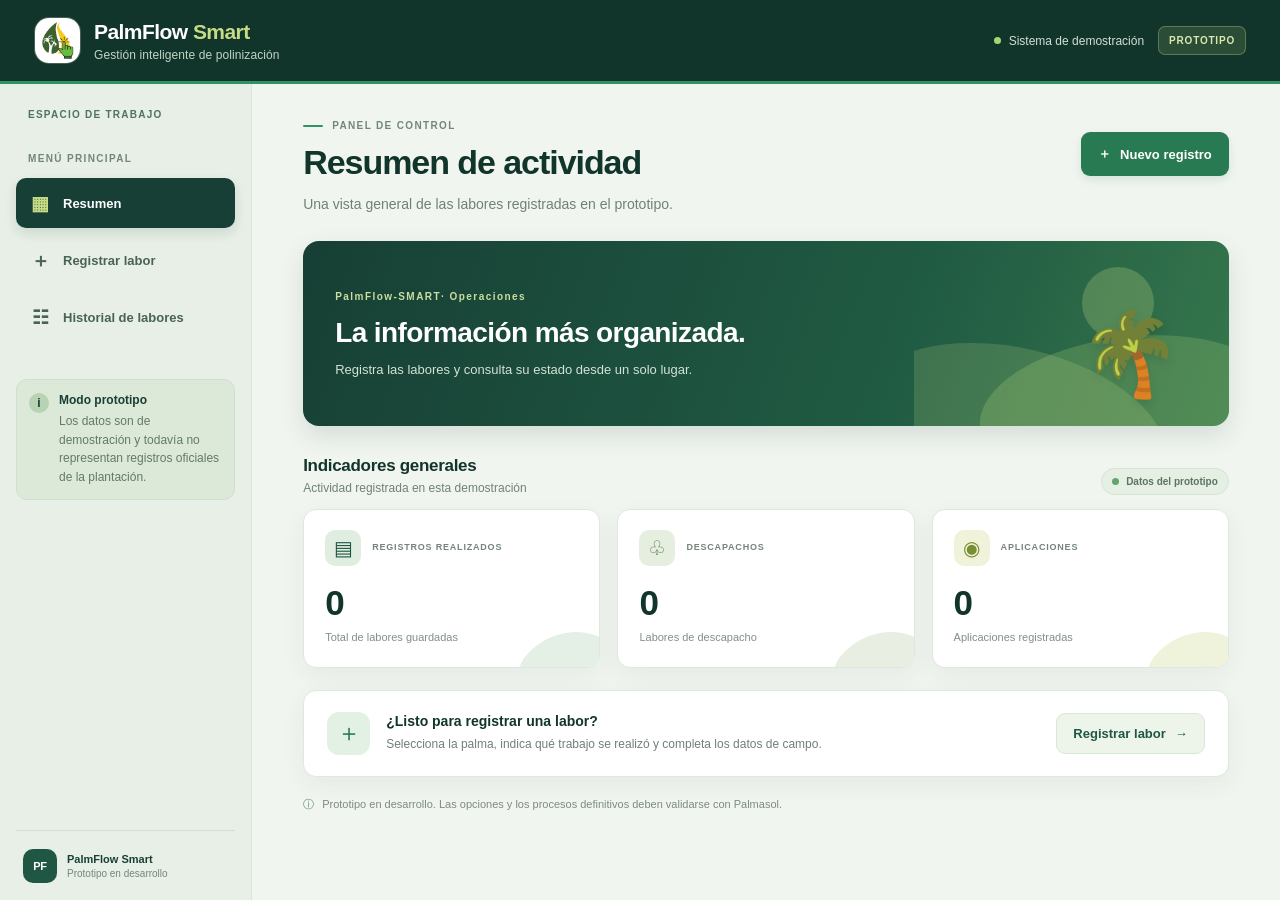
<file: index.html>
<!DOCTYPE html>
<html lang="es">
<head>
  <meta charset="UTF-8">
  <meta name="viewport" content="width=device-width, initial-scale=1.0">
  <meta name="theme-color" content="#173f35">
  <title>PalmFlow Smart | Gestión de polinización líquida</title>
  <link rel="stylesheet" href="styles.css">
  <script src="app.js" defer></script>
</head>
<body>
  <header class="topbar">
    <a class="brand" href="#" aria-label="PalmFlow Smart, inicio" data-go="dashboard">
      <img class="brand-icon"
        src="imagenes/logo.png"
        alt="Logo de PalmFlow Smart">
      <span class="brand-copy">
        <span class="brand-name">PalmFlow <span>Smart</span></span>
        <span class="brand-subtitle">Gestión inteligente de polinización</span>
      </span>
    </a>
    <div class="topbar-right">
      <span class="system-indicator"><span class="status-dot"></span> Sistema de demostración</span>
      <span class="demo-tag">PROTOTIPO</span>
    </div>
  </header>

  <div class="layout">
    <aside class="sidebar">
      <div class="sidebar-heading">ESPACIO DE TRABAJO</div>
      <p class="menu-label">MENÚ PRINCIPAL</p>
      <button class="nav-button active" data-page="dashboard" type="button">
        <span class="nav-icon" aria-hidden="true">▦</span>
        <span>Resumen</span>
      </button>
      <button class="nav-button" data-page="registro" type="button">
        <span class="nav-icon" aria-hidden="true">＋</span>
        <span>Registrar labor</span>
      </button>
      <button class="nav-button" data-page="historial" type="button">
        <span class="nav-icon" aria-hidden="true">☷</span>
        <span>Historial de labores</span>
      </button>

      <div class="sidebar-note">
        <span class="note-icon" aria-hidden="true">i</span>
        <div>
          <strong>Modo prototipo</strong>
          <p>Los datos son de demostración y todavía no representan registros oficiales de la plantación.</p>
        </div>
      </div>

      <div class="sidebar-footer">
        <span class="footer-mark">PF</span>
        <span><strong>PalmFlow Smart</strong><small>Prototipo en desarrollo</small></span>
      </div>
    </aside>

    <main class="content">
      <section id="dashboard" class="page">
        <div class="page-heading">
          <div>
            <p class="eyebrow"><span class="eyebrow-line"></span> PANEL DE CONTROL</p>
            <h1>Resumen de actividad</h1>
            <p class="intro">Una vista general de las labores registradas en el prototipo.</p>
          </div>
          <button class="primary-button heading-action" data-go="registro" type="button">
            <span aria-hidden="true">＋</span> Nuevo registro
          </button>
        </div>

        <div class="welcome-banner">
          <div class="welcome-copy">
            <span class="banner-kicker">PalmFlow-SMART· Operaciones</span>
            <h2>La información más organizada.</h2>
            <p>Registra las labores y consulta su estado desde un solo lugar.</p>
          </div>
          <div class="banner-art" aria-hidden="true">
            <span class="sun"></span>
            <span class="hill hill-back"></span>
            <span class="hill hill-front"></span>
            <span class="palm-illustration">🌴</span>
          </div>
        </div>

        <div class="section-title-row">
          <div>
            <h2 class="section-title">Indicadores generales</h2>
            <p class="section-description">Actividad registrada en esta demostración</p>
          </div>
          <span class="live-label"><span class="status-dot"></span> Datos del prototipo</span>
        </div>

        <div class="stats">
          <article class="stat-card stat-primary">
            <div class="stat-topline">
              <span class="stat-icon" aria-hidden="true">▤</span>
              <span class="stat-label">REGISTROS REALIZADOS</span>
            </div>
            <strong id="totalRegistros">0</strong>
            <span class="stat-footnote">Total de labores guardadas</span>
            <span class="stat-accent"></span>
          </article>
          <article class="stat-card">
            <div class="stat-topline">
              <span class="stat-icon icon-sage" aria-hidden="true">♧</span>
              <span class="stat-label">DESCAPACHOS</span>
            </div>
            <strong id="totalDescapachos">0</strong>
            <span class="stat-footnote">Labores de descapacho</span>
            <span class="stat-accent accent-sage"></span>
          </article>
          <article class="stat-card">
            <div class="stat-topline">
              <span class="stat-icon icon-lime" aria-hidden="true">◉</span>
              <span class="stat-label">APLICACIONES</span>
            </div>
            <strong id="totalAplicaciones">0</strong>
            <span class="stat-footnote">Aplicaciones registradas</span>
            <span class="stat-accent accent-lime"></span>
          </article>
        </div>

        <article class="panel action-panel">
          <div class="action-symbol" aria-hidden="true">＋</div>
          <div class="action-copy">
            <h3>¿Listo para registrar una labor?</h3>
            <p>Selecciona la palma, indica qué trabajo se realizó y completa los datos de campo.</p>
          </div>
          <button class="secondary-green-button" data-go="registro" type="button">Registrar labor <span aria-hidden="true">→</span></button>
        </article>

        <p class="page-footnote"><span aria-hidden="true">ⓘ</span> Prototipo en desarrollo. Las opciones y los procesos definitivos deben validarse con Palmasol.</p>
      </section>

      <section id="registro" class="page hidden">
        <div class="page-heading">
          <div>
            <p class="eyebrow"><span class="eyebrow-line"></span> REGISTRO DE CAMPO</p>
            <h1>Registrar una labor</h1>
            <p class="intro">Completa la información de la labor para añadirla al historial de demostración.</p>
          </div>
          <span class="form-step"><span>01</span> Nuevo registro</span>
        </div>

        <div class="form-intro-banner">
          <span class="form-intro-icon" aria-hidden="true">✳</span>
          <div>
            <strong>Registra la actividad con claridad</strong>
            <p>Verifica el código único de la palma y su ubicación antes de guardar.</p>
          </div>
        </div>

        <form id="laborForm" class="panel form-panel">
          <div class="form-section-heading">
            <span class="form-section-number">01</span>
            <div>
              <h2>Identificación de la palma</h2>
              <p>Indica la ubicación de la palma donde se realizó la labor.</p>
            </div>
          </div>

          <div class="form-grid">
            <label>
              Sector <span class="required-mark">*</span>
              <input name="sector" placeholder="Ej. 12" autocomplete="off" required>
            </label>
            <label>
              Línea <span class="required-mark">*</span>
              <input name="linea" placeholder="Ej. 2" autocomplete="off" required>
            </label>
            <label class="full-width">
              Código único de palma <span class="required-mark">*</span>
              <input name="palma" placeholder="Ej. PAL-000042" autocomplete="off" pattern="PAL-[0-9]{6}" title="Usa el formato PAL-000042" required>
              <span class="field-hint">Identificador visible y único. El código definitivo se confirmará con la numeración oficial de Palmasol; el QR podrá llevar a este mismo código.</span>
            </label>
          </div>

          <div class="form-divider"></div>

          <div class="form-section-heading">
            <span class="form-section-number">02</span>
            <div>
              <h2>Detalles de la labor</h2>
              <p>Selecciona el tipo de actividad y su estado actual.</p>
            </div>
          </div>

          <div class="form-grid">
            <label>
              Tipo de labor <span class="required-mark">*</span>
              <select name="labor" required>
                <option value="">Selecciona una labor</option>
                <option value="Descapacho">Descapacho</option>
                <option value="Aplicación">Aplicación de polinización</option>
              </select>
            </label>
            <label>
              Estado de la labor <span class="required-mark">*</span>
              <select name="estado" required>
                <option value="">Selecciona una opción</option>
                <option value="Realizado">Labor realizada</option>
                <option value="Pendiente">Pendiente de realizar</option>
                <option value="Por verificar">Requiere verificación</option>
              </select>
            </label>
            <label class="full-width">
              Observaciones <span class="optional-mark">(opcional)</span>
              <textarea name="observaciones" rows="4" placeholder="Añade información adicional sobre la labor..."></textarea>
            </label>
            <div class="full-width voice-panel">
              <div class="voice-panel-copy"><strong>Registro por voz</strong><p>Dicta una observación y revisa el texto antes de guardarlo.</p></div>
              <div class="voice-controls">
                <button type="button" class="secondary-green-button" id="startVoice">🎙 Iniciar dictado</button>
                <button type="button" class="secondary-button" id="stopVoice" disabled>Detener</button>
                <button type="button" class="secondary-button" id="copyTranscript">Pasar a observaciones</button>
              </div>
              <textarea id="voiceTranscript" rows="2" placeholder="Aquí aparecerá la transcripción para que puedas revisarla..."></textarea>
              <p id="voiceStatus" class="voice-status" aria-live="polite">Micrófono listo. Puedes escribir manualmente si lo prefieres.</p>
            </div>
          </div>

          <div class="form-actions">
            <span class="required-note"><span class="required-mark">*</span> Campos obligatorios</span>
            <div class="form-action-buttons">
              <button type="reset" class="secondary-button">Limpiar formulario</button>
              <button type="submit" class="primary-button"><span aria-hidden="true">✓</span> Guardar registro</button>
            </div>
          </div>
        </form>

        <p class="helper"><span aria-hidden="true">ⓘ</span> Los registros se guardan localmente en este navegador mientras se desarrolla la conexión a la base de datos compartida.</p>
      </section>

      <section id="historial" class="page hidden">
        <div class="page-heading">
          <div>
            <p class="eyebrow"><span class="eyebrow-line"></span> CONSULTA DE INFORMACIÓN</p>
            <h1>Historial de labores</h1>
            <p class="intro">Consulta las labores guardadas durante esta demostración.</p>
          </div>
          <button class="primary-button heading-action" data-go="registro" type="button"><span aria-hidden="true">＋</span> Nuevo registro</button>
        </div>

        <article class="panel table-panel">
          <div class="table-heading">
            <div>
              <h2>Registros recientes</h2>
              <p>Detalle de las labores añadidas al prototipo.</p>
            </div>
            <span class="table-badge"><span class="status-dot"></span> Demostración</span>
          </div>
          <div class="table-wrap">
            <table>
              <thead>
                <tr>
                  <th>Palma</th>
                  <th>Labor</th>
                  <th>Estado</th>
                  <th>Fecha</th>
                </tr>
              </thead>
              <tbody id="historialBody"></tbody>
            </table>
          </div>
          <p id="emptyMessage" class="empty-message">
            <span class="empty-icon" aria-hidden="true">☷</span>
            <strong>Todavía no hay registros</strong>
            <span>Cuando guardes una labor, aparecerá aquí.</span>
          </p>
        </article>
        <p class="page-footnote"><span aria-hidden="true">ⓘ</span> En esta etapa, el historial solo refleja los datos guardados en este navegador.</p>
      </section>
    </main>
  </div>
</body>
</html>
</file>
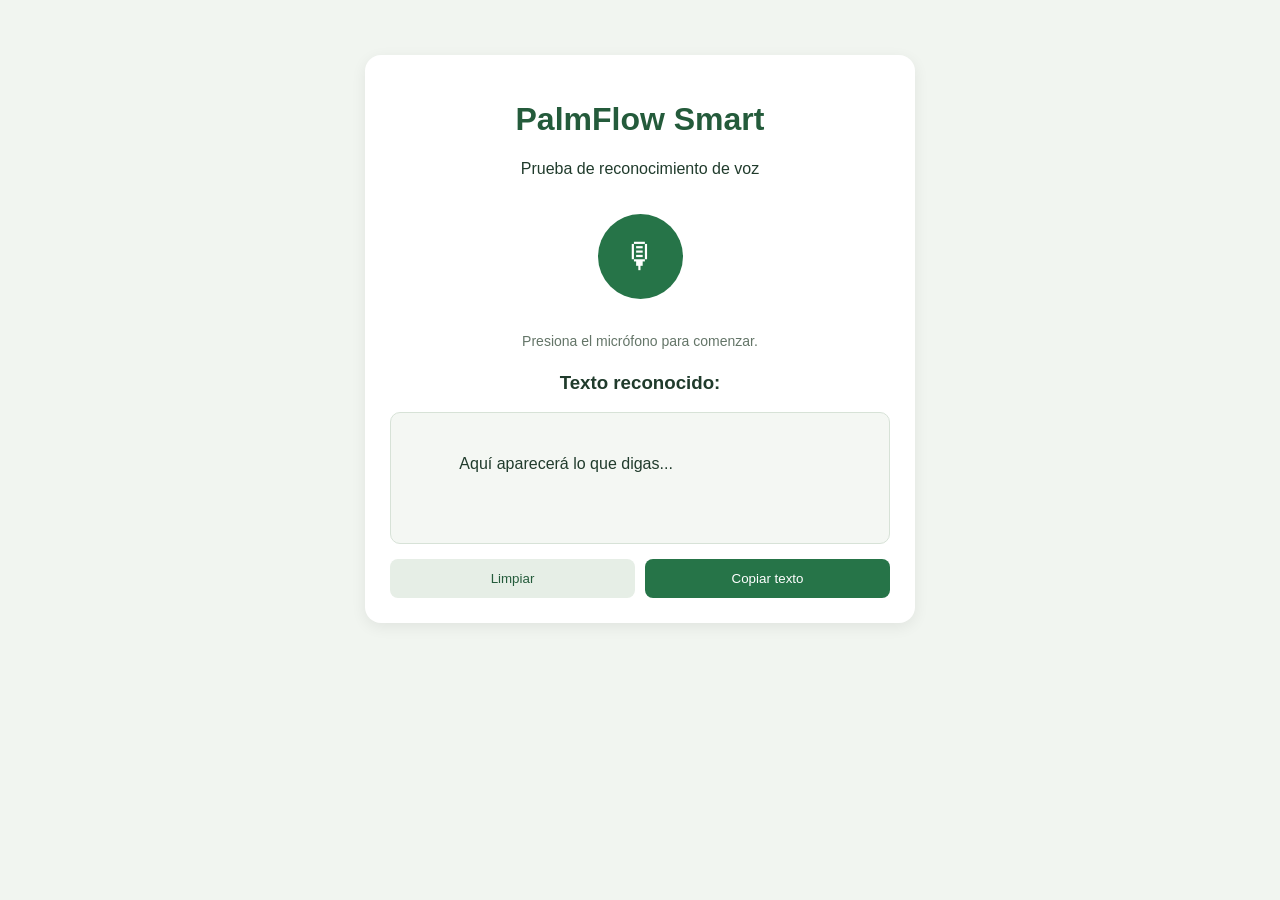
<file: prueba_voz.html>
<!DOCTYPE html>
<html lang="es">
<head>
    <meta charset="UTF-8">
    <meta name="viewport" content="width=device-width, initial-scale=1.0">
    <title>Prueba de voz - PalmFlow Smart</title>

    <style>
        body {
            font-family: Arial, sans-serif;
            background: #f1f5f0;
            margin: 0;
            padding: 25px;
            color: #203b2c;
        }

        .contenedor {
            max-width: 500px;
            margin: 30px auto;
            background: white;
            padding: 25px;
            border-radius: 16px;
            box-shadow: 0 4px 15px #00000012;
            text-align: center;
        }

        h1 {
            color: #245b3b;
        }

        .microfono {
            background: #267448;
            color: white;
            border: none;
            border-radius: 50%;
            width: 85px;
            height: 85px;
            font-size: 35px;
            cursor: pointer;
            margin: 20px;
        }

        .microfono:disabled {
            opacity: 0.6;
            cursor: not-allowed;
        }

        #estado {
            color: #647568;
            font-size: 14px;
            min-height: 20px;
        }

        #transcripcion {
            background: #f4f7f3;
            border: 1px solid #d7e2d7;
            border-radius: 10px;
            padding: 15px;
            min-height: 100px;
            text-align: left;
            line-height: 1.5;
            white-space: pre-wrap;
        }

        .acciones {
            display: flex;
            gap: 10px;
            margin-top: 15px;
        }

        .acciones button {
            flex: 1;
            padding: 12px;
            border: none;
            border-radius: 8px;
            cursor: pointer;
        }

        #limpiar {
            background: #e6eee6;
            color: #245b3b;
        }

        #copiar {
            background: #267448;
            color: white;
        }
    </style>
</head>

<body>
    <div class="contenedor">
        <h1>PalmFlow Smart</h1>
        <p>Prueba de reconocimiento de voz</p>

        <button id="microfono" class="microfono">
            🎙
        </button>

        <p id="estado">Presiona el micrófono para comenzar.</p>

        <h3>Texto reconocido:</h3>

        <div id="transcripcion">
            Aquí aparecerá lo que digas...
        </div>

        <div class="acciones">
            <button id="limpiar">Limpiar</button>
            <button id="copiar">Copiar texto</button>
        </div>
    </div>

    <script>
        const botonMicrofono = document.getElementById("microfono");
        const estado = document.getElementById("estado");
        const transcripcion = document.getElementById("transcripcion");
        const botonLimpiar = document.getElementById("limpiar");
        const botonCopiar = document.getElementById("copiar");

        const SpeechRecognition =
            window.SpeechRecognition ||
            window.webkitSpeechRecognition;

        if (!SpeechRecognition) {
            estado.textContent =
                "Este navegador no admite reconocimiento de voz. Prueba con Chrome.";
            botonMicrofono.disabled = true;
        } else {
            const reconocimiento = new SpeechRecognition();

            reconocimiento.lang = "es-CO";
            reconocimiento.continuous = false;
            reconocimiento.interimResults = true;

            let textoFinal = "";

            botonMicrofono.addEventListener("click", () => {
                try {
                    reconocimiento.start();
                } catch (error) {
                    estado.textContent =
                        "El reconocimiento ya está iniciado. Espera un momento.";
                }
            });

            reconocimiento.onstart = () => {
                estado.textContent = "Escuchando... habla ahora.";
                botonMicrofono.textContent = "🔴";
                botonMicrofono.disabled = true;
            };

            reconocimiento.onresult = (event) => {
                let textoTemporal = "";

                for (
                    let i = event.resultIndex;
                    i < event.results.length;
                    i++
                ) {
                    const texto =
                        event.results[i][0].transcript;

                    if (event.results[i].isFinal) {
                        textoFinal += texto + " ";
                    } else {
                        textoTemporal += texto;
                    }
                }

                transcripcion.textContent =
                    (textoFinal + textoTemporal).trim() ||
                    "No se ha reconocido texto.";
            };

            reconocimiento.onerror = (event) => {
                const mensajes = {
                    "not-allowed": "Debes permitir el acceso al micrófono.",
                    "no-speech": "No se detectó voz. Inténtalo de nuevo.",
                    "network": "Hay un problema de conexión. Inténtalo nuevamente.",
                    "audio-capture": "No se encontró un micrófono disponible."
                };

                estado.textContent =
                    mensajes[event.error] ||
                    "Ocurrió un error: " + event.error;
            };

            reconocimiento.onend = () => {
                estado.textContent = "Puedes iniciar otra grabación.";
                botonMicrofono.textContent = "🎙";
                botonMicrofono.disabled = false;
            };

            botonLimpiar.addEventListener("click", () => {
                textoFinal = "";
                transcripcion.textContent =
                    "Aquí aparecerá lo que digas...";
                estado.textContent = "Texto limpiado.";
            });

            botonCopiar.addEventListener("click", async () => {
                const texto = transcripcion.textContent;

                if (!texto || texto === "Aquí aparecerá lo que digas...") {
                    estado.textContent = "No hay texto para copiar.";
                    return;
                }

                try {
                    await navigator.clipboard.writeText(texto);
                    estado.textContent = "Texto copiado.";
                } catch (error) {
                    estado.textContent =
                        "No se pudo copiar. Selecciona el texto manualmente.";
                }
            });
        }
    </script>
</body>
</html>
</file>
<file: styles.css>
:root {
  --green-950: #12352b;
  --green-900: #173f35;
  --green-800: #205744;
  --green-700: #287a52;
  --green-600: #329263;
  --green-100: #e4f0e6;
  --green-50: #f0f6ef;
  --sage-200: #cbdcc9;
  --lime-300: #c5dc85;
  --background: #f1f5f0;
  --surface: #ffffff;
  --text: #20352b;
  --muted: #718077;
  --border: #dfe8df;
  --shadow: 0 8px 24px rgba(25, 63, 47, 0.055);
}

* { box-sizing: border-box; }

body {
  margin: 0;
  font-family: Inter, "Segoe UI", Arial, Helvetica, sans-serif;
  color: var(--text);
  background: var(--background);
  -webkit-font-smoothing: antialiased;
}

button, input, select, textarea { font: inherit; }
button { cursor: pointer; }
button:focus-visible, a:focus-visible, input:focus-visible,
select:focus-visible, textarea:focus-visible {
  outline: 3px solid rgba(50, 146, 99, .3);
  outline-offset: 2px;
}

.topbar {
  min-height: 84px;
  background: var(--green-950);
  color: white;
  display: flex;
  align-items: center;
  justify-content: space-between;
  padding: 16px 34px;
  gap: 18px;
  border-bottom: 3px solid var(--green-600);
}

.brand {
  display: flex;
  align-items: center;
  gap: 13px;
  color: inherit;
  text-decoration: none;
}
.brand-icon {
  display: grid;
  place-items: center;
  width: 47px;
  height: 47px;
  font-size: 27px;
  background: rgba(255,255,255,.1);
  border: 1px solid rgba(255,255,255,.13);
  border-radius: 15px;
}
.brand-copy { display: flex; flex-direction: column; gap: 4px; }
.brand-name { font-size: 21px; font-weight: 800; letter-spacing: -.55px; }
.brand-name span { color: var(--lime-300); }
.brand-subtitle { font-size: 12px; color: #c0d4c7; letter-spacing: .1px; }
.topbar-right { display: flex; align-items: center; gap: 14px; }
.system-indicator { display: inline-flex; align-items: center; gap: 8px; color: #d0e0d5; font-size: 12px; }
.status-dot { display: inline-block; width: 7px; height: 7px; border-radius: 50%; background: #a8d66d; flex: 0 0 auto; }
.demo-tag {
  background: rgba(197,220,133,.14);
  color: #d9e9ae;
  border: 1px solid rgba(197,220,133,.32);
  border-radius: 7px;
  padding: 8px 10px;
  font-size: 10px;
  font-weight: 800;
  letter-spacing: .8px;
}

.layout { display: grid; grid-template-columns: 252px minmax(0, 1fr); min-height: calc(100vh - 84px); }
.sidebar {
  background: #e7efe6;
  border-right: 1px solid #d8e4d8;
  padding: 25px 16px 17px;
  display: flex;
  flex-direction: column;
  gap: 7px;
}
.sidebar-heading { color: #51735e; font-size: 10px; font-weight: 800; letter-spacing: 1.25px; padding: 0 12px 26px; }
.menu-label, .eyebrow { color: #71877a; font-size: 10px; font-weight: 800; letter-spacing: 1.35px; }
.menu-label { padding: 0 12px; margin: 0 0 7px; }
.nav-button {
  display: flex;
  align-items: center;
  gap: 12px;
  width: 100%;
  background: transparent;
  border: 1px solid transparent;
  border-radius: 10px;
  text-align: left;
  padding: 13px 12px;
  color: #496354;
  font-size: 13px;
  font-weight: 600;
  transition: background .18s ease, color .18s ease, border-color .18s ease;
}
.nav-icon { display: inline-grid; place-items: center; width: 22px; height: 22px; font-size: 19px; line-height: 1; }
.nav-button:hover { background: rgba(255,255,255,.7); color: var(--green-900); }
.nav-button.active { background: var(--green-900); color: #fff; box-shadow: 0 5px 12px rgba(23,63,53,.13); }
.nav-button.active .nav-icon { color: var(--lime-300); }
.sidebar-note {
  display: flex;
  gap: 10px;
  margin-top: 30px;
  background: #dce9d9;
  border: 1px solid #cfdfce;
  padding: 13px 12px;
  border-radius: 11px;
  font-size: 12px;
}
.note-icon { display: grid; place-items: center; flex: 0 0 20px; width: 20px; height: 20px; border-radius: 50%; background: #b8d2b4; color: var(--green-900); font-weight: 800; font-size: 12px; }
.sidebar-note strong { color: var(--green-900); font-size: 12px; }
.sidebar-note p { color: #627a68; line-height: 1.55; margin: 5px 0 0; }
.sidebar-footer { display: flex; align-items: center; gap: 10px; margin-top: auto; padding: 18px 7px 0; border-top: 1px solid #d1dfd1; }
.footer-mark { display: grid; place-items: center; width: 34px; height: 34px; border-radius: 10px; color: white; background: var(--green-800); font-size: 11px; font-weight: 800; letter-spacing: -.3px; }
.sidebar-footer strong, .sidebar-footer small { display: block; }
.sidebar-footer strong { font-size: 11px; color: var(--green-900); }
.sidebar-footer small { margin-top: 3px; font-size: 10px; color: #748779; }

.content { width: 100%; max-width: 1440px; padding: 36px clamp(22px, 4vw, 58px) 44px; margin: 0 auto; min-width: 0; }
.page-heading { display: flex; align-items: flex-start; justify-content: space-between; gap: 22px; margin-bottom: 25px; }
.eyebrow { display: flex; align-items: center; gap: 9px; margin: 0 0 11px; }
.eyebrow-line { width: 20px; height: 2px; border-radius: 2px; background: var(--green-600); }
h1 { margin: 0; color: var(--green-950); font-size: clamp(27px, 3vw, 34px); line-height: 1.2; letter-spacing: -1.05px; }
.intro { color: var(--muted); margin: 10px 0 0; line-height: 1.65; font-size: 14px; max-width: 650px; }
.primary-button, .secondary-button, .secondary-green-button {
  display: inline-flex; align-items: center; justify-content: center; gap: 9px;
  border-radius: 9px; padding: 12px 16px; font-weight: 700; font-size: 13px;
  border: 1px solid transparent; transition: transform .15s ease, background .15s ease, box-shadow .15s ease;
}
.primary-button { background: var(--green-700); color: white; box-shadow: 0 4px 10px rgba(40,122,82,.14); }
.primary-button:hover { background: var(--green-800); transform: translateY(-1px); box-shadow: 0 6px 14px rgba(40,122,82,.2); }
.heading-action { margin-top: 12px; white-space: nowrap; }
.welcome-banner {
  position: relative; display: flex; align-items: center; justify-content: space-between; overflow: hidden;
  min-height: 185px; padding: 28px 32px; margin-bottom: 30px; border-radius: 16px;
  color: white; background: linear-gradient(110deg, #173f35 0%, #205b43 65%, #36774c 100%);
  box-shadow: 0 10px 24px rgba(23,63,53,.13);
}
.welcome-copy { position: relative; z-index: 2; max-width: 620px; }
.banner-kicker { display: inline-block; color: #c8dfa0; font-size: 10px; font-weight: 800; letter-spacing: 1.45px; margin-bottom: 13px; }
.welcome-banner h2 { font-size: clamp(21px, 2.4vw, 28px); line-height: 1.25; letter-spacing: -.6px; margin: 0; max-width: 520px; }
.welcome-banner p { color: #d2e3d7; font-size: 13px; line-height: 1.6; margin: 10px 0 0; }
.banner-art { position: absolute; right: 0; bottom: 0; width: 34%; height: 100%; overflow: hidden; }
.sun { position: absolute; right: 75px; top: 26px; width: 72px; height: 72px; border-radius: 50%; background: rgba(197,220,133,.26); }
.hill { position: absolute; bottom: -56px; border-radius: 50% 50% 0 0; transform: rotate(-7deg); }
.hill-back { right: -50px; width: 300px; height: 145px; background: rgba(133,177,104,.35); }
.hill-front { right: 60px; bottom: -87px; width: 310px; height: 165px; background: rgba(197,220,133,.18); transform: rotate(13deg); }
.palm-illustration { position: absolute; right: 48px; bottom: 24px; font-size: 82px; filter: drop-shadow(0 5px 4px rgba(0,0,0,.1)); }
.section-title-row { display: flex; align-items: flex-end; justify-content: space-between; gap: 16px; margin-bottom: 14px; }
.section-title { margin: 0; font-size: 17px; color: var(--green-950); letter-spacing: -.3px; }
.section-description { margin: 5px 0 0; color: var(--muted); font-size: 12px; }
.live-label, .table-badge { display: inline-flex; align-items: center; gap: 7px; color: #5b7663; background: #e5efe3; border: 1px solid #d5e5d2; border-radius: 20px; padding: 7px 10px; font-size: 10px; font-weight: 700; white-space: nowrap; }
.live-label .status-dot, .table-badge .status-dot { background: #65a56b; }
.stats { display: grid; grid-template-columns: repeat(3, minmax(0, 1fr)); gap: 17px; margin-bottom: 22px; }
.stat-card { position: relative; overflow: hidden; background: var(--surface); border: 1px solid var(--border); border-radius: 13px; padding: 20px 21px 22px; box-shadow: var(--shadow); min-width: 0; }
.stat-topline { display: flex; align-items: center; gap: 11px; }
.stat-icon { display: grid; place-items: center; width: 36px; height: 36px; border-radius: 10px; background: #e0eee1; color: var(--green-800); font-size: 20px; }
.icon-sage { background: #e6eee0; color: #5a8054; }
.icon-lime { background: #f0f3d9; color: #788e32; }
.stat-label { color: #75857a; font-size: 9px; font-weight: 800; letter-spacing: .8px; line-height: 1.5; }
.stat-card strong { display: block; color: var(--green-950); font-size: 35px; letter-spacing: -1.2px; margin: 17px 0 4px; }
.stat-footnote { color: #829087; font-size: 11px; }
.stat-accent { position: absolute; right: -17px; bottom: -37px; width: 100px; height: 70px; border-radius: 50%; background: #e4f0e6; transform: rotate(-20deg); }
.accent-sage { background: #e8efe2; }
.accent-lime { background: #f0f3dc; }
.action-panel { display: flex; align-items: center; gap: 16px; padding: 21px 23px; background: #fff; border: 1px solid var(--border); border-radius: 13px; box-shadow: var(--shadow); }
.action-symbol { display: grid; place-items: center; flex: 0 0 43px; width: 43px; height: 43px; background: #e3f0e4; color: var(--green-700); border-radius: 12px; font-size: 24px; }
.action-copy { flex: 1; min-width: 0; }
.action-copy h3 { color: var(--green-950); margin: 0; font-size: 14px; }
.action-copy p { color: var(--muted); font-size: 12px; line-height: 1.6; margin: 6px 0 0; }
.secondary-green-button { background: #edf5eb; color: var(--green-800); border-color: #d9e8d6; white-space: nowrap; }
.secondary-green-button:hover { background: #dfeedd; }
.page-footnote, .helper { display: flex; align-items: flex-start; gap: 8px; color: #7c8a80; font-size: 11px; line-height: 1.6; margin: 19px 0 0; }
.page-footnote span, .helper span { color: #638a6b; }

.form-step { display: inline-flex; align-items: center; gap: 9px; padding: 8px 12px; background: #e4efe2; border: 1px solid #d5e4d3; border-radius: 9px; color: #52745a; font-size: 11px; font-weight: 700; white-space: nowrap; margin-top: 8px; }
.form-step span { display: grid; place-items: center; width: 22px; height: 22px; background: var(--green-800); color: white; border-radius: 6px; font-size: 10px; }
.form-intro-banner { display: flex; align-items: center; gap: 13px; padding: 16px 19px; margin-bottom: 18px; background: #e4efe2; border: 1px solid #d4e3d2; border-radius: 12px; }
.form-intro-icon { display: grid; place-items: center; flex: 0 0 38px; width: 38px; height: 38px; background: #cde2c8; color: var(--green-800); border-radius: 11px; font-size: 22px; }
.form-intro-banner strong { color: var(--green-900); font-size: 13px; }
.form-intro-banner p { color: #667e6a; font-size: 12px; margin: 5px 0 0; line-height: 1.5; }
.form-panel { padding: 26px; background: #fff; border: 1px solid var(--border); border-radius: 14px; box-shadow: var(--shadow); }
.form-section-heading { display: flex; align-items: flex-start; gap: 12px; margin-bottom: 20px; }
.form-section-number { display: grid; place-items: center; flex: 0 0 32px; width: 32px; height: 32px; background: var(--green-900); color: white; border-radius: 9px; font-size: 11px; font-weight: 800; }
.form-section-heading h2 { color: var(--green-950); font-size: 16px; margin: 1px 0 0; }
.form-section-heading p { color: var(--muted); font-size: 12px; margin: 6px 0 0; line-height: 1.5; }
.form-grid { display: grid; grid-template-columns: repeat(2, minmax(0, 1fr)); gap: 19px 22px; }
.form-grid label { display: flex; flex-direction: column; gap: 8px; color: #344b3d; font-size: 12px; font-weight: 700; min-width: 0; }
.required-mark { color: #b45c3b; }
.optional-mark { color: #89968c; font-weight: 500; }
input, select, textarea { width: 100%; min-width: 0; padding: 12px 13px; border: 1px solid #d4e0d5; border-radius: 8px; background: #fbfdfb; color: var(--text); font-size: 13px; transition: border-color .15s ease, box-shadow .15s ease; }
input::placeholder, textarea::placeholder { color: #9aa69c; }
input:focus, select:focus, textarea:focus { outline: none; border-color: var(--green-600); box-shadow: 0 0 0 3px rgba(50,146,99,.12); background: white; }
textarea { resize: vertical; line-height: 1.6; }
.field-hint { color: #7f8e82; font-size: 10px; line-height: 1.5; font-weight: 500; }
.full-width { grid-column: 1 / -1; }
.form-divider { height: 1px; background: #e7ede7; margin: 27px 0 24px; }
.form-actions { display: flex; justify-content: space-between; align-items: center; gap: 14px; flex-wrap: wrap; margin-top: 25px; padding-top: 20px; border-top: 1px solid #e7ede7; }
.required-note { color: #829087; font-size: 11px; }
.form-action-buttons { display: flex; gap: 10px; flex-wrap: wrap; }
.secondary-button { background: white; border-color: #d7e2d8; color: #4c6555; }
.secondary-button:hover { background: #f3f7f2; }

.table-panel { padding: 0; overflow: hidden; background: white; border: 1px solid var(--border); border-radius: 14px; box-shadow: var(--shadow); }
.table-heading { display: flex; align-items: center; justify-content: space-between; gap: 15px; padding: 22px 24px; border-bottom: 1px solid #e7ede7; }
.table-heading h2 { color: var(--green-950); font-size: 16px; margin: 0; }
.table-heading p { color: var(--muted); font-size: 12px; margin: 6px 0 0; }
.table-wrap { width: 100%; overflow-x: auto; }
table { border-collapse: collapse; width: 100%; text-align: left; font-size: 12px; }
th, td { padding: 15px 22px; border-bottom: 1px solid #edf1ed; white-space: nowrap; }
th { color: #738478; background: #f7faf6; font-size: 10px; font-weight: 800; letter-spacing: .65px; text-transform: uppercase; }
td { color: #42584a; }
tbody tr:hover { background: #f8fbf7; }
tbody tr:last-child td { border-bottom: 0; }
.empty-message { display: flex; flex-direction: column; align-items: center; gap: 7px; color: #8a978d; text-align: center; padding: 38px 16px 42px; font-size: 12px; margin: 0; }
.empty-icon { display: grid; place-items: center; width: 43px; height: 43px; border-radius: 13px; background: #edf4eb; color: #6b906a; font-size: 24px; margin-bottom: 4px; }
.empty-message strong { color: #536a5a; font-size: 13px; }
.empty-message span:last-child { line-height: 1.5; }

.hidden { display: none !important; }

@media (max-width: 1000px) {
  .layout { grid-template-columns: 220px minmax(0, 1fr); }
  .content { padding: 30px 24px 38px; }
  .stats { gap: 12px; }
  .stat-card { padding: 17px; }
  .stat-label { font-size: 8px; letter-spacing: .55px; }
  .banner-art { width: 29%; opacity: .8; }
  .palm-illustration { right: 18px; font-size: 70px; }
}
@media (max-width: 760px) {
  .topbar { min-height: 76px; padding: 13px 16px; }
  .brand { gap: 9px; }
  .brand-icon { width: 40px; height: 40px; font-size: 23px; border-radius: 12px; }
  .brand-name { font-size: 18px; }
  .brand-subtitle { font-size: 10px; }
  .system-indicator { display: none; }
  .demo-tag { font-size: 9px; padding: 7px 8px; }
  .layout { grid-template-columns: 1fr; min-height: calc(100vh - 76px); }
  .sidebar { border-right: 0; border-bottom: 1px solid #d8e4d8; padding: 10px; display: block; }
  .sidebar-heading, .menu-label, .sidebar-note, .sidebar-footer { display: none; }
  .sidebar .nav-button { display: inline-flex; justify-content: center; width: calc(33.333% - 5px); gap: 5px; padding: 11px 5px; margin: 0 1px; font-size: 11px; text-align: center; }
  .nav-icon { width: auto; font-size: 16px; }
  .content { padding: 24px 15px 32px; }
  .page-heading { gap: 12px; margin-bottom: 21px; }
  h1 { font-size: 26px; letter-spacing: -.7px; }
  .intro { font-size: 12px; }
  .heading-action { padding: 10px 11px; font-size: 11px; }
  .welcome-banner { min-height: 176px; padding: 22px 20px; border-radius: 13px; }
  .welcome-copy { max-width: 76%; }
  .banner-kicker { font-size: 8px; letter-spacing: .9px; line-height: 1.5; }
  .welcome-banner h2 { font-size: 21px; }
  .welcome-banner p { font-size: 11px; }
  .banner-art { width: 30%; opacity: .7; }
  .sun { width: 48px; height: 48px; right: 22px; top: 24px; }
  .palm-illustration { right: 8px; bottom: 20px; font-size: 51px; }
  .hill-back { width: 190px; height: 100px; }
  .hill-front { width: 190px; height: 110px; right: 10px; }
  .section-title-row { align-items: flex-start; }
  .live-label { font-size: 9px; padding: 6px 7px; }
  .stats { grid-template-columns: 1fr; gap: 10px; }
  .stat-card { padding: 15px 17px; }
  .stat-card strong { font-size: 29px; margin: 10px 0 3px; }
  .stat-topline { gap: 9px; }
  .stat-icon { width: 31px; height: 31px; font-size: 17px; }
  .stat-label { font-size: 9px; }
  .action-panel { align-items: flex-start; flex-wrap: wrap; padding: 17px; gap: 12px; }
  .action-symbol { width: 36px; height: 36px; flex-basis: 36px; }
  .action-copy { flex: 1; min-width: calc(100% - 55px); }
  .secondary-green-button { margin-left: 48px; }
  .form-step { display: none; }
  .form-intro-banner { padding: 13px; align-items: flex-start; }
  .form-panel { padding: 19px 15px; }
  .form-grid { grid-template-columns: 1fr; gap: 16px; }
  .full-width { grid-column: auto; }
  .form-divider { margin: 22px 0; }
  .form-actions { align-items: stretch; }
  .required-note { width: 100%; }
  .form-action-buttons { width: 100%; }
  .form-action-buttons button { flex: 1; padding: 11px 9px; font-size: 11px; }
  .table-heading { padding: 17px 15px; align-items: flex-start; }
  .table-badge { font-size: 9px; }
  th, td { padding: 13px 14px; }
}
@media (max-width: 390px) {
  .brand-subtitle { max-width: 150px; line-height: 1.35; }
  .demo-tag { display: none; }
  .sidebar .nav-button { font-size: 10px; }
  .welcome-copy { max-width: 88%; }
  .banner-art { opacity: .35; width: 43%; }
  .section-title-row { flex-direction: column; gap: 10px; }
  .page-heading { flex-direction: column; }
  .heading-action { margin-top: 0; }
}


/* Panel de dictado por voz */
.voice-panel { display:flex; flex-direction:column; gap:10px; padding:16px; border:1px solid #dce8dc; border-radius:10px; background:#f7faf6; }
.voice-panel-copy strong { color:#234b37; font-size:13px; }
.voice-panel-copy p { margin:4px 0 0; color:#718074; font-size:11px; line-height:1.5; }
.voice-controls { display:flex; flex-wrap:wrap; gap:8px; }
.voice-controls button { min-height:38px; }
.voice-controls button:disabled { opacity:.5; cursor:not-allowed; }
.voice-status { margin:0; color:#64776a; font-size:11px; line-height:1.5; }
.voice-status.is-listening { color:#247348; font-weight:700; }
.voice-status.is-error { color:#a33b35; }
</file>
